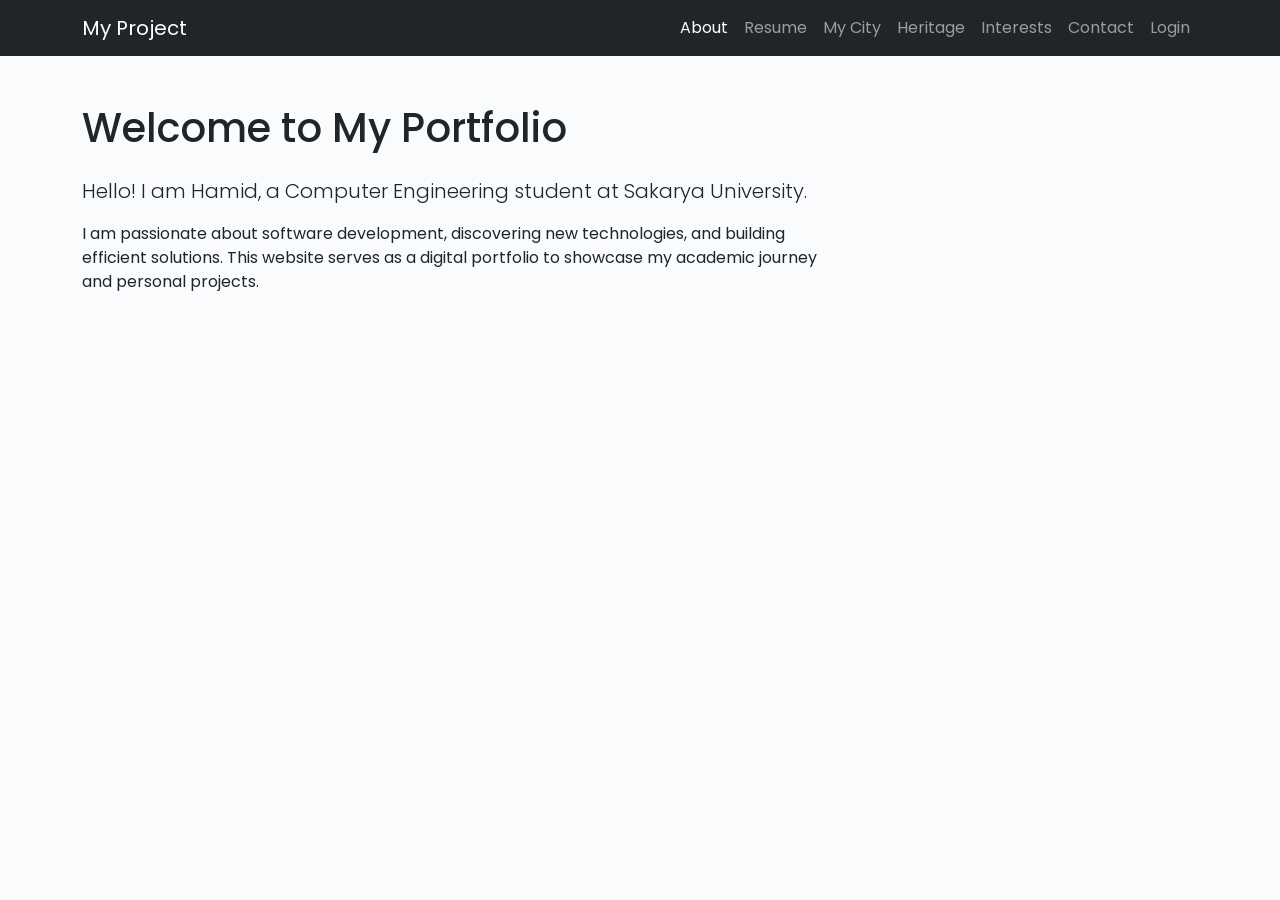
<file: Index.html>
<!DOCTYPE html>
<html lang="en">
<head>
    <meta charset="UTF-8">
    <meta name="viewport" content="width=device-width, initial-scale=1.0">
    <!-- Sayfa Başlığı -->
    <title>About - My Portfolio</title>
    
    <!-- Bootstrap 5 CSS Kütüphanesi -->
    <link href="https://cdn.jsdelivr.net/npm/bootstrap@5.3.0/dist/css/bootstrap.min.css" rel="stylesheet">
    
    <!-- Özel CSS dosyamızın bağlantısı -->
    <link rel="stylesheet" href="Style.css">
</head>
<body>

    <!-- Navigasyon Çubuğu (Navbar) Başlangıcı -->
    <nav class="navbar navbar-expand-lg navbar-dark bg-dark">
        <div class="container">
            <a class="navbar-brand" href="Index.html">My Project</a>
            <!-- Mobil ekranlar için açılır menü butonu -->
            <button class="navbar-toggler" type="button" data-bs-toggle="collapse" data-bs-target="#navbarNav">
                <span class="navbar-toggler-icon"></span>
            </button>
            <div class="collapse navbar-collapse" id="navbarNav">
                <ul class="navbar-nav ms-auto">
                    <!-- Menü Linkleri -->
                    <li class="nav-item"><a class="nav-link active" href="Index.html">About</a></li>
                    <li class="nav-item"><a class="nav-link" href="CV.html">Resume</a></li>
                    <li class="nav-item"><a class="nav-link" href="City.html">My City</a></li>
                    <li class="nav-item"><a class="nav-link" href="Heritage.html">Heritage</a></li>
                    <li class="nav-item"><a class="nav-link" href="Interests.html">Interests</a></li>
                    <li class="nav-item"><a class="nav-link" href="Contact.html">Contact</a></li>
                    <li class="nav-item"><a class="nav-link" href="Login.html">Login</a></li>
                </ul>
            </div>
        </div>
    </nav>
    <!-- Navigasyon Çubuğu Bitişi -->

    <!-- Ana İçerik Bölümü (Hakkımda Sayfası) -->
    <main class="container mt-5">
        <!-- Karşılama Başlığı -->
        <h1 class="mb-4">Welcome to My Portfolio</h1>
        
        <!-- Hakkımda Kısa Bir Açıklama -->
        <div class="row">
            <div class="col-md-8">
                <p class="lead">Hello! I am Hamid, a Computer Engineering student at Sakarya University.</p>
                <p>I am passionate about software development, discovering new technologies, and building efficient solutions. This website serves as a digital portfolio to showcase my academic journey and personal projects.</p>
            </div>
        </div>
    </main>
    <!-- Ana İçerik Bitişi -->

    <!-- Bootstrap JS Kütüphanesi -->
    <script src="https://cdn.jsdelivr.net/npm/bootstrap@5.3.0/dist/js/bootstrap.bundle.min.js"></script>
</body>
</html>
</file>
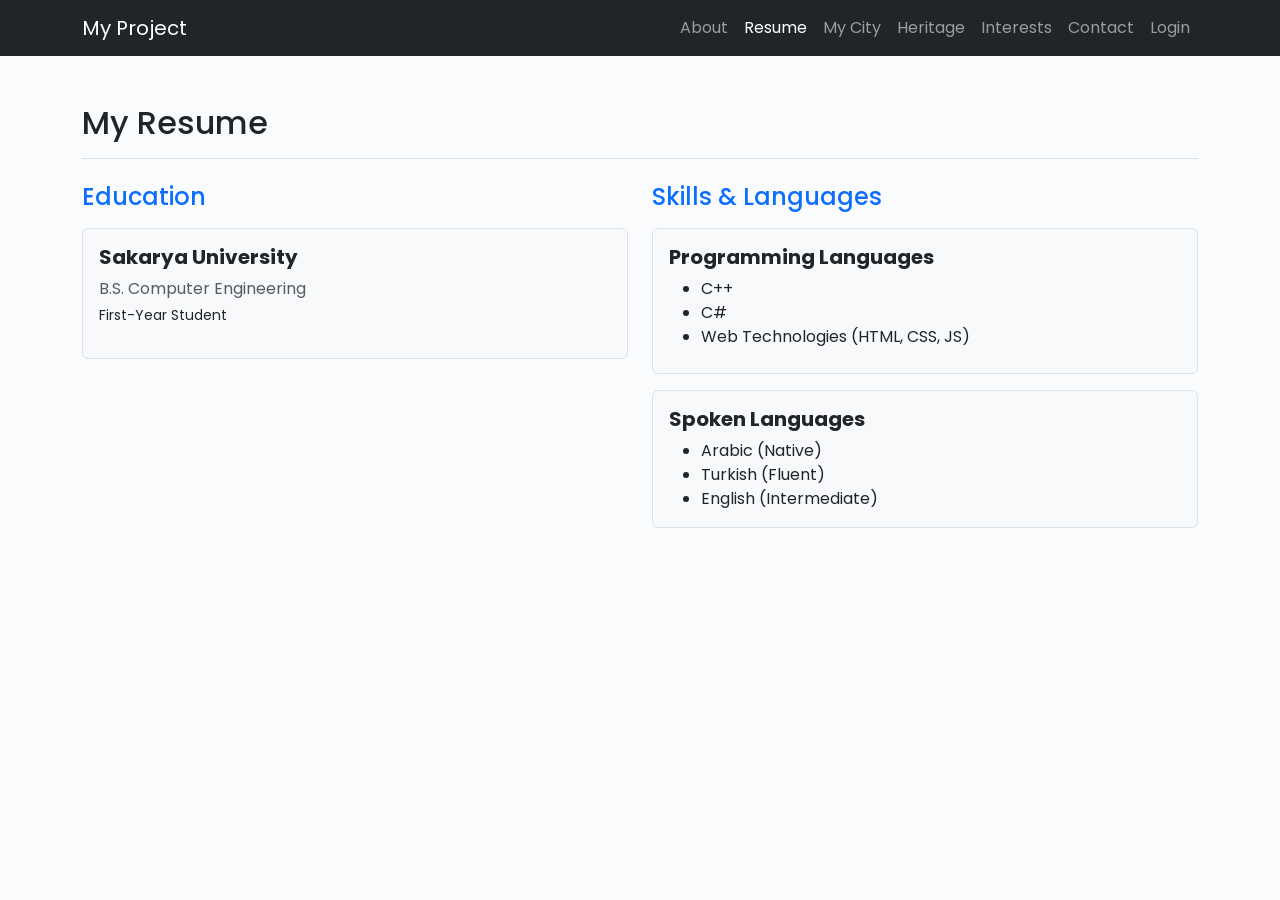
<file: CV.html>
<!DOCTYPE html>
<html lang="en">
<head>
    <meta charset="UTF-8">
    <meta name="viewport" content="width=device-width, initial-scale=1.0">
    <title>Resume - My Portfolio</title>
    <link href="https://cdn.jsdelivr.net/npm/bootstrap@5.3.0/dist/css/bootstrap.min.css" rel="stylesheet">
    <link rel="stylesheet" href="Style.css">
</head>
<body>

    <nav class="navbar navbar-expand-lg navbar-dark bg-dark">
        <div class="container">
            <a class="navbar-brand" href="Index.html">My Project</a>
            <button class="navbar-toggler" type="button" data-bs-toggle="collapse" data-bs-target="#navbarNav">
                <span class="navbar-toggler-icon"></span>
            </button>
            <div class="collapse navbar-collapse" id="navbarNav">
                <ul class="navbar-nav ms-auto">
                    <li class="nav-item"><a class="nav-link" href="Index.html">About</a></li>
                    <li class="nav-item"><a class="nav-link active" href="CV.html">Resume</a></li>
                    <li class="nav-item"><a class="nav-link" href="City.html">My City</a></li>
                    <li class="nav-item"><a class="nav-link" href="Heritage.html">Heritage</a></li>
                    <li class="nav-item"><a class="nav-link" href="Interests.html">Interests</a></li>
                    <li class="nav-item"><a class="nav-link" href="Contact.html">Contact</a></li>
                    <li class="nav-item"><a class="nav-link" href="Login.html">Login</a></li>
                </ul>
            </div>
        </div>
    </nav>

    <main class="container mt-5">
        <header class="border-bottom pb-2 mb-4">
            <h2>My Resume</h2>
        </header>
        
        <div class="row">
            <section class="col-md-6 mb-4">
                <header>
                    <h4 class="text-primary mb-3">Education</h4>
                </header>
                <article class="p-3 bg-light border rounded mb-3">
                    <h5 class="fw-bold">Sakarya University</h5>
                    <p class="text-muted mb-1">B.S. Computer Engineering</p>
                    <p class="small">First-Year Student</p>
                </article>
            </section>

            <section class="col-md-6 mb-4">
                <header>
                    <h4 class="text-primary mb-3">Skills & Languages</h4>
                </header>
                <article class="p-3 bg-light border rounded mb-3">
                    <h5 class="fw-bold">Programming Languages</h5>
                    <ul class="mb-2">
                        <li>C++</li>
                        <li>C#</li>
                        <li>Web Technologies (HTML, CSS, JS)</li>
                    </ul>
                </article>
                <article class="p-3 bg-light border rounded mb-3">
                    <h5 class="fw-bold">Spoken Languages</h5>
                    <ul class="mb-0">
                        <li>Arabic (Native)</li>
                        <li>Turkish (Fluent)</li>
                        <li>English (Intermediate)</li>
                    </ul>
                </article>
            </section>
        </div>
    </main>

    <script src="https://cdn.jsdelivr.net/npm/bootstrap@5.3.0/dist/js/bootstrap.bundle.min.js"></script>
</body>
</html>
</file>
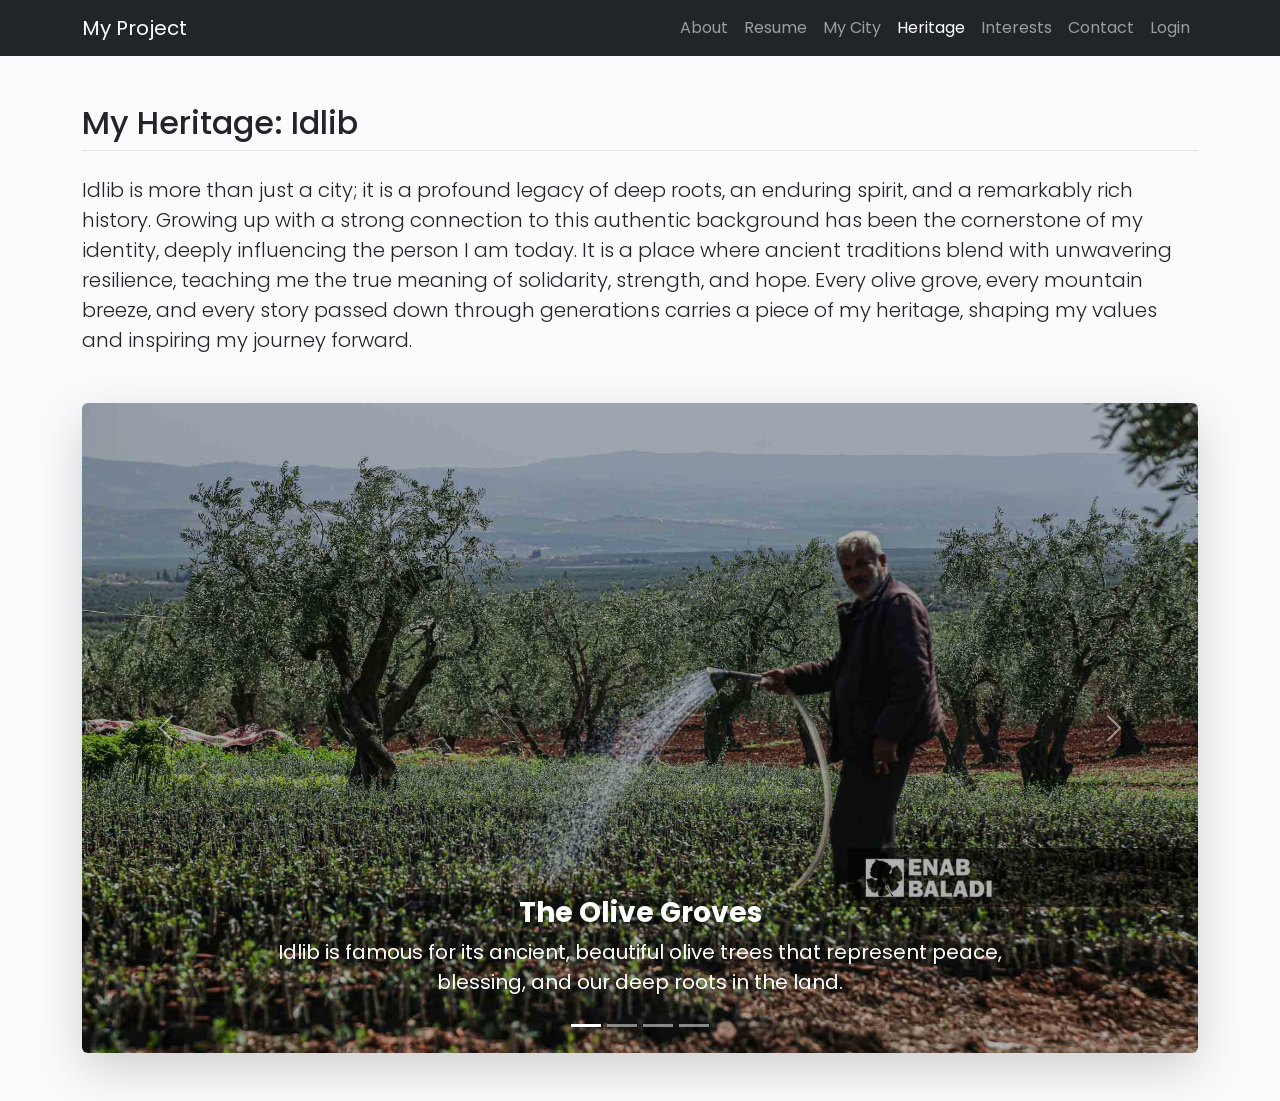
<file: Heritage.html>
<!DOCTYPE html>
<html lang="en">
<head>
    <meta charset="UTF-8">
    <meta name="viewport" content="width=device-width, initial-scale=1.0">
    <title>Heritage - My Portfolio</title>
    <link href="https://cdn.jsdelivr.net/npm/bootstrap@5.3.0/dist/css/bootstrap.min.css" rel="stylesheet">
    <link rel="stylesheet" href="Style.css">
</head>
<body>

    <nav class="navbar navbar-expand-lg navbar-dark bg-dark">
        <div class="container">
            <a class="navbar-brand" href="Index.html">My Project</a>
            <button class="navbar-toggler" type="button" data-bs-toggle="collapse" data-bs-target="#navbarNav">
                <span class="navbar-toggler-icon"></span>
            </button>
            <div class="collapse navbar-collapse" id="navbarNav">
                <ul class="navbar-nav ms-auto">
                    <li class="nav-item"><a class="nav-link" href="Index.html">About</a></li>
                    <li class="nav-item"><a class="nav-link" href="CV.html">Resume</a></li>
                    <li class="nav-item"><a class="nav-link" href="City.html">My City</a></li>
                    <li class="nav-item"><a class="nav-link active" href="Heritage.html">Heritage</a></li>
                    <li class="nav-item"><a class="nav-link" href="Interests.html">Interests</a></li>
                    <li class="nav-item"><a class="nav-link" href="Contact.html">Contact</a></li>
                    <li class="nav-item"><a class="nav-link" href="Login.html">Login</a></li>
                </ul>
            </div>
        </div>
    </nav>

    <main class="container mt-5 mb-5">
        <h2 class="mb-4 border-bottom pb-2">My Heritage: Idlib</h2>
        <p class="lead mb-5 text-justify">Idlib is more than just a city; it is a profound legacy of deep roots, an enduring spirit, and a remarkably rich history. Growing up with a strong connection to this authentic background has been the cornerstone of my identity, deeply influencing the person I am today. It is a place where ancient traditions blend with unwavering resilience, teaching me the true meaning of solidarity, strength, and hope. Every olive grove, every mountain breeze, and every story passed down through generations carries a piece of my heritage, shaping my values and inspiring my journey forward.</p>

        <div id="heritageCarousel" class="carousel slide shadow-lg rounded" data-bs-ride="carousel">
            
            <div class="carousel-indicators">
                <button type="button" data-bs-target="#heritageCarousel" data-bs-slide-to="0" class="active"></button>
                <button type="button" data-bs-target="#heritageCarousel" data-bs-slide-to="1"></button>
                <button type="button" data-bs-target="#heritageCarousel" data-bs-slide-to="2"></button>
                <button type="button" data-bs-target="#heritageCarousel" data-bs-slide-to="3"></button>
            </div>

            <div class="carousel-inner rounded">
                
                <div class="carousel-item active">
                    <img src="Pics&Vids/idlib1.jpg" class="d-block w-100" alt="Olive Trees" style="height: 650px; object-fit: cover; filter: brightness(70%);">
                    <div class="carousel-caption d-none d-md-block">
                        <h3 class="fw-bold text-white">The Olive Groves</h3>
                        <p class="fs-5">Idlib is famous for its ancient, beautiful olive trees that represent peace, blessing, and our deep roots in the land.</p>
                    </div>
                </div>

                <div class="carousel-item">
                    <img src="Pics&Vids/idlib2.jpg" class="d-block w-100" alt="Darkoush Mountains" style="height: 650px; object-fit: cover; filter: brightness(70%);">
                    <div class="carousel-caption d-none d-md-block">
                        <h3 class="fw-bold text-white">Darkoush Mountains</h3>
                        <p class="fs-5">The breathtaking natural landscapes, green mountains, and the pure river of Darkoush showcase the natural beauty of my heritage.</p>
                    </div>
                </div>

                <div class="carousel-item">
                    <img src="Pics&Vids/idlib3.jpg" class="d-block w-100" alt="Gaza Square" style="height: 650px; object-fit: cover; filter: brightness(70%);">
                    <div class="carousel-caption d-none d-md-block">
                        <h3 class="fw-bold text-white">Gaza Square</h3>
                        <p class="fs-5">A symbol of solidarity. The people of Idlib always stand firmly with the truth and support just causes around the world.</p>
                    </div>
                </div>

                <div class="carousel-item">
                    <img src="Pics&Vids/idlib4.jpg" class="d-block w-100" alt="Shuaibiyat Dessert" style="height: 650px; object-fit: cover; filter: brightness(70%);">
                    <div class="carousel-caption d-none d-md-block">
                        <h3 class="fw-bold text-white">Traditional Shuaibiyat</h3>
                        <p class="fs-5">A famous, mouth-watering traditional dessert that represents our rich and unique culinary culture.</p>
                    </div>
                </div>

            </div>

            <button class="carousel-control-prev" type="button" data-bs-target="#heritageCarousel" data-bs-slide="prev">
                <span class="carousel-control-prev-icon" aria-hidden="true"></span>
                <span class="visually-hidden">Previous</span>
            </button>
            <button class="carousel-control-next" type="button" data-bs-target="#heritageCarousel" data-bs-slide="next">
                <span class="carousel-control-next-icon" aria-hidden="true"></span>
                <span class="visually-hidden">Next</span>
            </button>
        </div>

    </main>

    <script src="https://cdn.jsdelivr.net/npm/bootstrap@5.3.0/dist/js/bootstrap.bundle.min.js"></script>
</body>
</html>
</file>
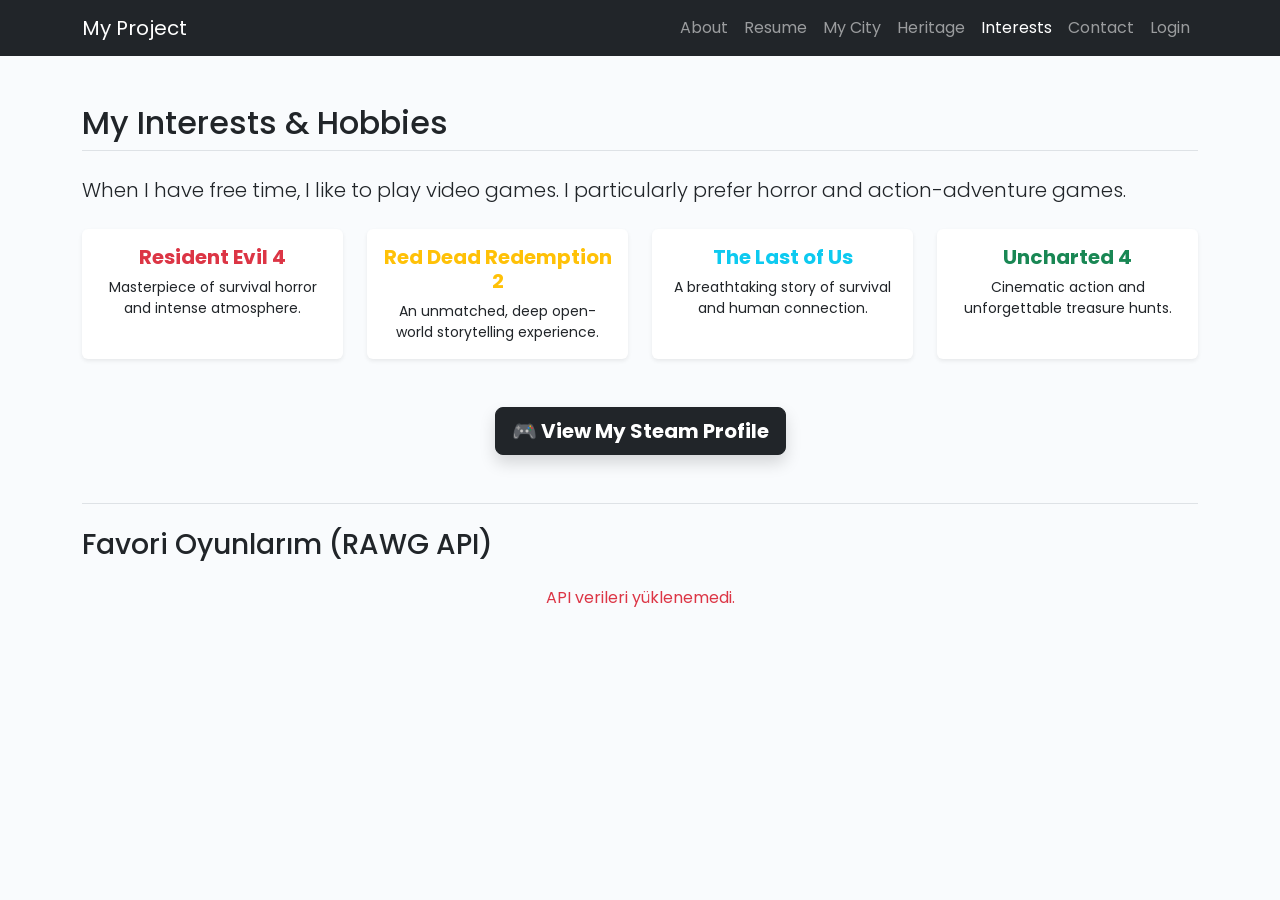
<file: Interests.html>
<!DOCTYPE html>
<html lang="en">
<head>
    <meta charset="UTF-8">
    <meta name="viewport" content="width=device-width, initial-scale=1.0">
    <title>Interests - My Portfolio</title>
    
    <link href="https://cdn.jsdelivr.net/npm/bootstrap@5.3.0/dist/css/bootstrap.min.css" rel="stylesheet">
    <link rel="stylesheet" href="Style.css">
</head>
<body>

    <nav class="navbar navbar-expand-lg navbar-dark bg-dark">
        <div class="container">
            <a class="navbar-brand" href="Index.html">My Project</a>
            <button class="navbar-toggler" type="button" data-bs-toggle="collapse" data-bs-target="#navbarNav">
                <span class="navbar-toggler-icon"></span>
            </button>
            <div class="collapse navbar-collapse" id="navbarNav">
                <ul class="navbar-nav ms-auto">
                    <li class="nav-item"><a class="nav-link" href="Index.html">About</a></li>
                    <li class="nav-item"><a class="nav-link" href="CV.html">Resume</a></li>
                    <li class="nav-item"><a class="nav-link" href="City.html">My City</a></li>
                    <li class="nav-item"><a class="nav-link" href="Heritage.html">Heritage</a></li>
                    <li class="nav-item"><a class="nav-link active" href="Interests.html">Interests</a></li>
                    <li class="nav-item"><a class="nav-link" href="Contact.html">Contact</a></li>
                    <li class="nav-item"><a class="nav-link" href="Login.html">Login</a></li>
                </ul>
            </div>
        </div>
    </nav>
    <main class="container mt-5">
        <h2 class="mb-4 border-bottom pb-2">My Interests & Hobbies</h2>
        
        <div class="mb-4">
            <p class="lead">When I have free time, I like to play video games. I particularly prefer horror and action-adventure games.</p>
        </div>

        <div class="row">
            <div class="col-md-3 col-sm-6 mb-4">
                <div class="card h-100 border-dark shadow-sm">
                    <div class="card-body text-center">
                        <h5 class="card-title text-danger fw-bold">Resident Evil 4</h5>
                        <p class="card-text small">Masterpiece of survival horror and intense atmosphere.</p>
                    </div>
                </div>
            </div>
            
            <div class="col-md-3 col-sm-6 mb-4">
                <div class="card h-100 border-dark shadow-sm">
                    <div class="card-body text-center">
                        <h5 class="card-title text-warning fw-bold">Red Dead Redemption 2</h5>
                        <p class="card-text small">An unmatched, deep open-world storytelling experience.</p>
                    </div>
                </div>
            </div>
            
            <div class="col-md-3 col-sm-6 mb-4">
                <div class="card h-100 border-dark shadow-sm">
                    <div class="card-body text-center">
                        <h5 class="card-title text-info fw-bold">The Last of Us</h5>
                        <p class="card-text small">A breathtaking story of survival and human connection.</p>
                    </div>
                </div>
            </div>
            
            <div class="col-md-3 col-sm-6 mb-4">
                <div class="card h-100 border-dark shadow-sm">
                    <div class="card-body text-center">
                        <h5 class="card-title text-success fw-bold">Uncharted 4</h5>
                        <p class="card-text small">Cinematic action and unforgettable treasure hunts.</p>
                    </div>
                </div>
            </div>
        </div>

        <div class="text-center mt-4 mb-5">
            <a href="https://steamcommunity.com/profiles/76561199869396099/" target="_blank" class="btn btn-dark btn-lg fw-bold shadow">
                🎮 View My Steam Profile
            </a>
        </div>

        <div class="mt-5 border-top pt-4">
            <h3 class="mb-4">Favori Oyunlarım (RAWG API)</h3>
            <div class="row" id="api-results">
                <div class="text-center w-100">
                    <div class="spinner-border text-primary" role="status"></div>
                    <p class="mt-2 text-muted">Veriler çekiliyor...</p>
                </div>
            </div>
        </div>

    </main>

    <script src="https://cdn.jsdelivr.net/npm/bootstrap@5.3.0/dist/js/bootstrap.bundle.min.js"></script>

    <script>
        const apiKey = 'eb617306ccbf4951b037d3798f97ec5d'; 
        
        // Oyunların sabit sırası
        const myFavoriteGames = ['resident-evil-4-2023', 'red-dead-redemption-2', 'the-last-of-us', 'uncharted-4-a-thiefs-end'];
        const apiResults = document.getElementById('api-results');
        
        // Promise.all kullanarak sırayı sabitliyoruz
        const fetchPromises = myFavoriteGames.map(gameSlug => 
            fetch(`https://api.rawg.io/api/games/${gameSlug}?key=${apiKey}`).then(response => response.json())
        );

        Promise.all(fetchPromises)
            .then(gamesData => {
                apiResults.innerHTML = ''; // Yükleniyor animasyonunu kaldır
                
                gamesData.forEach(data => {
                    const imageUrl = data.background_image ? data.background_image : 'https://via.placeholder.com/210x150?text=No+Image';
                    const rating = data.metacritic ? `<span class="badge bg-success ms-2">Metacritic: ${data.metacritic}</span>` : '';
                    const releaseDate = data.released ? data.released : 'Bilinmiyor';

                    const card = `
                        <div class="col-md-3 col-sm-6 mb-4">
                            <div class="card h-100 border-dark shadow-sm bg-dark text-white">
                                <img src="${imageUrl}" class="card-img-top" alt="${data.name}" style="height: 160px; object-fit: cover;">
                                <div class="card-body d-flex flex-column text-center">
                                    <h6 class="card-title fw-bold text-warning">${data.name}</h6>
                                    <p class="card-text small mb-2 text-light">Çıkış: ${releaseDate} ${rating}</p>
                                    <a href="${data.website || '#'}" target="_blank" class="btn btn-sm btn-outline-light mt-auto">Resmi Site</a>
                                </div>
                            </div>
                        </div>
                    `;
                    apiResults.innerHTML += card;
                });
            })
            .catch(error => {
                apiResults.innerHTML = '<p class="text-danger w-100 text-center">API verileri yüklenemedi.</p>';
                console.error('RAWG API Hatası:', error);
            });
    </script>
</body>
</html>
</file>
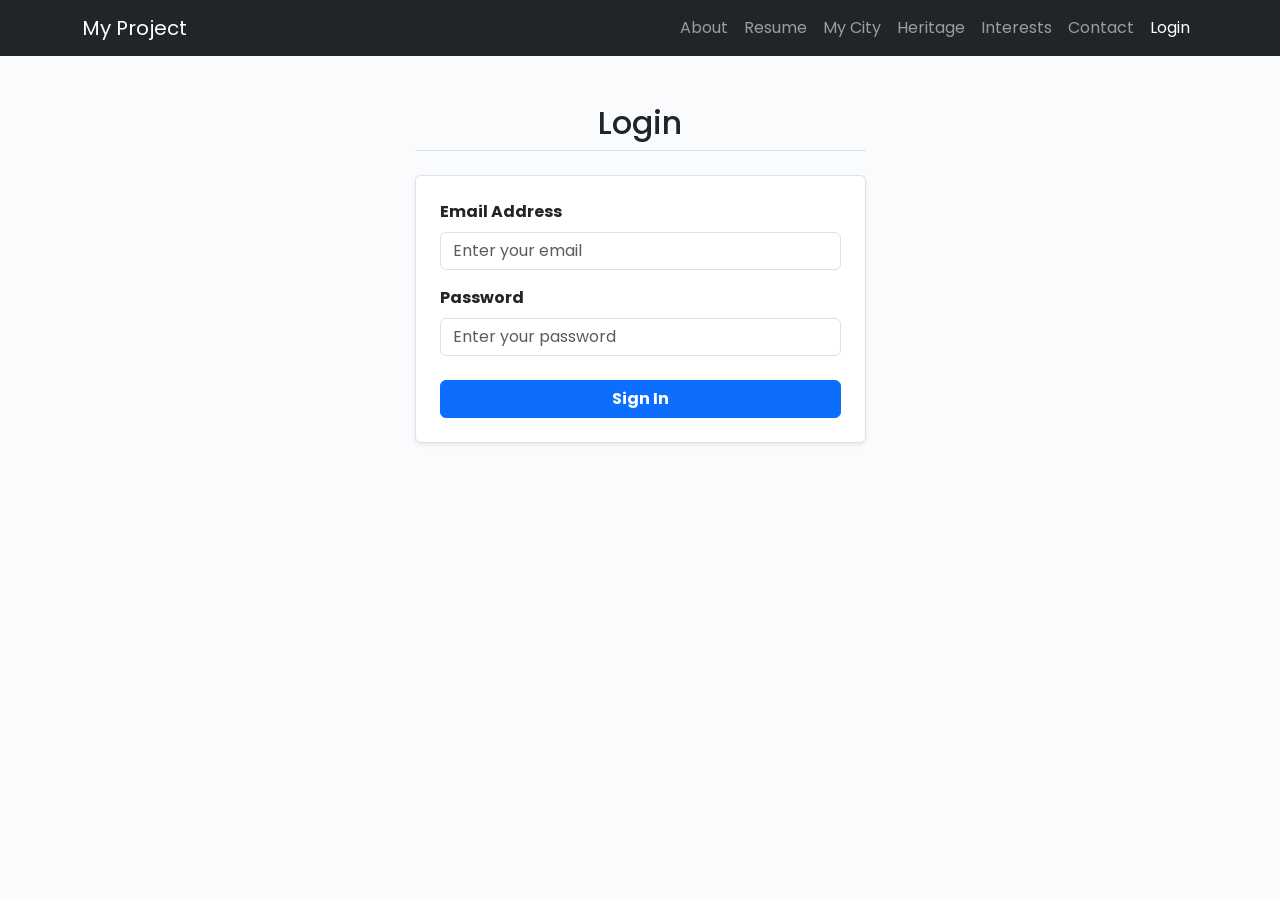
<file: Login.html>
<!DOCTYPE html>
<html lang="en">
<head>
    <meta charset="UTF-8">
    <meta name="viewport" content="width=device-width, initial-scale=1.0">
    <title>Login - My Portfolio</title>
    
    <link href="https://cdn.jsdelivr.net/npm/bootstrap@5.3.0/dist/css/bootstrap.min.css" rel="stylesheet">
    <link rel="stylesheet" href="Style.css">
</head>
<script>
        function validateLoginForm() {
            let email = document.getElementById("email").value;
            let password = document.getElementById("password").value;
            let emailRegex = /^[^\s@]+@[^\s@]+\.[^\s@]+$/;

            // Boş alan kontrolü
            if (email.trim() === "" || password.trim() === "") {
                alert("Lütfen e-posta ve şifre alanlarını boş bırakmayınız!");
                return false;
            }
            // E-posta format kontrolü
            if (!emailRegex.test(email)) {
                alert("Lütfen geçerli bir e-posta adresi giriniz!");
                return false;
            }
            return true;
        }
    </script>
<body>

    <nav class="navbar navbar-expand-lg navbar-dark bg-dark">
        <div class="container">
            <a class="navbar-brand" href="Index.html">My Project</a>
            <button class="navbar-toggler" type="button" data-bs-toggle="collapse" data-bs-target="#navbarNav">
                <span class="navbar-toggler-icon"></span>
            </button>
            <div class="collapse navbar-collapse" id="navbarNav">
                <ul class="navbar-nav ms-auto">
                    <li class="nav-item"><a class="nav-link" href="Index.html">About</a></li>
                    <li class="nav-item"><a class="nav-link" href="CV.html">Resume</a></li>
                    <li class="nav-item"><a class="nav-link" href="City.html">My City</a></li>
                    <li class="nav-item"><a class="nav-link" href="Heritage.html">Heritage</a></li>
                    <li class="nav-item"><a class="nav-link" href="Interests.html">Interests</a></li>
                    <li class="nav-item"><a class="nav-link" href="Contact.html">Contact</a></li>
                    <li class="nav-item"><a class="nav-link active" href="Login.html">Login</a></li>
                </ul>
            </div>
        </div>
    </nav>
    <main class="container mt-5">
        <div class="row justify-content-center">
            <div class="col-md-5">
                <h2 class="mb-4 border-bottom pb-2 text-center">Login</h2>
                
                <form action="Process-Login.php" method="POST" onsubmit="return validateLoginForm()" class="p-4 border rounded bg-white shadow-sm">
                    <div class="mb-3">
                        <label for="email" class="form-label fw-bold">Email Address</label>
                        <input type="email" class="form-control" id="email" name="email" required placeholder="Enter your email">
                    </div>
                    
                    <div class="mb-3">
                        <label for="password" class="form-label fw-bold">Password</label>
                        <input type="password" class="form-control" id="password" name="password" required placeholder="Enter your password">
                    </div>
                    
                    <button type="submit" class="btn btn-primary w-100 fw-bold mt-2">Sign In</button>
                </form>
            </div>
        </div>
    </main>
    <script src="https://cdn.jsdelivr.net/npm/bootstrap@5.3.0/dist/js/bootstrap.bundle.min.js"></script>
</body>
</html>
</file>
<file: Style.css>
/* Google'dan modern bir font içe aktarımı (UI/UX iyileştirmesi) */
@import url('https://fonts.googleapis.com/css2?family=Poppins:wght@300;400;600&display=swap');

body {
    font-family: 'Poppins', sans-serif;
    background-color: #f9fbfd;
}

/* Navigasyon çubuğu linkleri için geçiş (transition) animasyonları */
.navbar-nav .nav-link {
    transition: color 0.3s ease, transform 0.2s;
}
.navbar-nav .nav-link:hover {
    color: #ffc107 !important;
    transform: translateY(-2px);
}

/* İlgi alanları sayfasındaki oyun kartları için Hover (üzerine gelme) efektleri */
.card {
    transition: transform 0.3s ease, box-shadow 0.3s ease;
    border: none !important;
}
.card:hover {
    transform: translateY(-8px);
    box-shadow: 0 12px 24px rgba(0,0,0,0.15) !important;
}

/* Şehrim (Sakarya) sayfasındaki slider resimleri için kenar yuvarlama */
.carousel-inner {
    border-radius: 12px;
    overflow: hidden;
}
</file>
